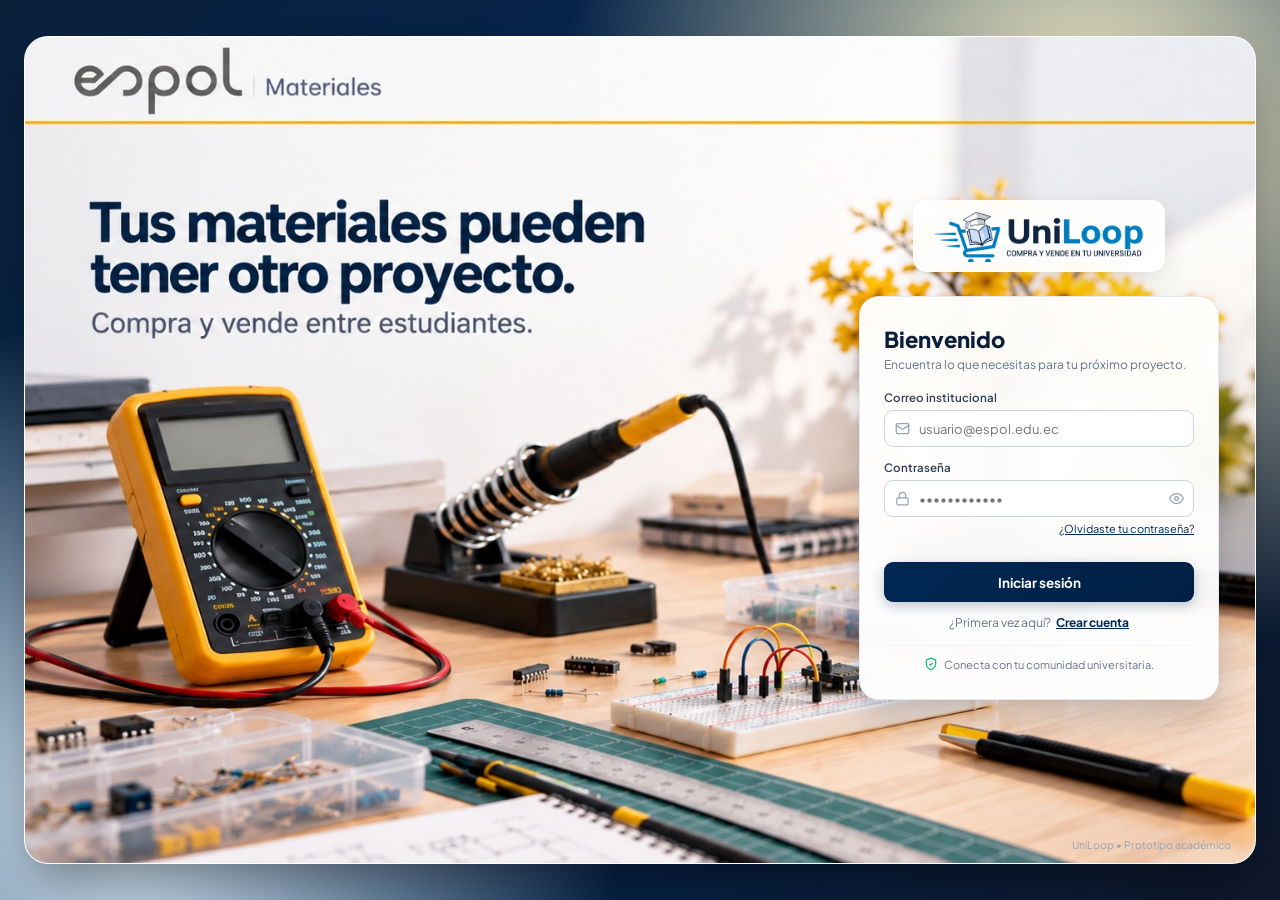
<file: index.html>
<!DOCTYPE html>
<html lang="es">

<head>
  <meta charset="UTF-8" />
  <meta name="viewport" content="width=device-width, initial-scale=1.0" />
  <title>UniLoop - Iniciar Sesión</title>

  <link rel="preconnect" href="https://fonts.googleapis.com">
  <link rel="preconnect" href="https://fonts.gstatic.com" crossorigin>
  <link href="https://fonts.googleapis.com/css2?family=Plus+Jakarta+Sans:wght@400;500;600;700;800&display=swap" rel="stylesheet">

  <style>
    * {
      box-sizing: border-box;
      margin: 0;
      padding: 0;
      font-family: 'Plus Jakarta Sans', system-ui, -apple-system, sans-serif;
    }

    body {
      width: 100vw;
      height: 100vh;
      overflow: hidden;
      background: radial-gradient(circle at 85% 15%, #fef3c7 0%, transparent 40%),
                  radial-gradient(circle at 10% 90%, #e0f2fe 0%, transparent 35%),
                  linear-gradient(135deg, #0b1f3a 0%, #002855 50%, #0f172a 100%);
      display: flex;
      justify-content: center;
      align-items: center;
      padding: 24px;
    }

    .viewport-canvas {
      position: relative;
      width: 100%;
      max-width: 1440px;
      height: 92vh;
      max-height: 850px;
      background: #ffffff;
      border-radius: 24px;
      overflow: hidden;
      box-shadow: 0 25px 50px -12px rgba(0, 0, 0, 0.45);
      border: 1px solid rgba(255, 255, 255, 0.2);
      display: flex;
      align-items: center;
    }

    .bg-full {
      position: absolute;
      top: 0;
      left: 0;
      width: 100%;
      height: 100%;
      object-fit: cover;
      object-position: left center;
      z-index: 1;
    }

    .login-wrapper {
      position: absolute;
      top: 50%;
      right: 36px;
      transform: translateY(-50%);
      z-index: 10;
      width: 360px;
      max-width: 90%;
      display: flex;
      flex-direction: column;
      align-items: center;
    }

    /* LOGOTIPO REPOSICIONADO SOBRE LA TARJETA */
    .brand-top-center {
      display: flex;
      align-items: center;
      justify-content: center;
      gap: 12px;
      text-decoration: none;
      background: rgba(255, 255, 255, 0.95);
      padding: 10px 20px;
      border-radius: 14px;
      box-shadow: 0 8px 25px rgba(0,0,0,0.1);
      backdrop-filter: blur(8px);
      margin-bottom: 24px; /* Espacio entre el logo y la tarjeta de login */
    }

    .brand-text-container {
      display: flex;
      flex-direction: column;
    }

    .brand-logo-text {
      font-size: 26px;
      font-weight: 800;
      color: #002855;
      letter-spacing: -0.5px;
      line-height: 1.1;
    }

    .brand-logo-text span {
      color: #0284c7;
    }

    .brand-subtitle {
      font-size: 9.5px;
      font-weight: 700;
      color: #64748b;
      letter-spacing: 0.5px;
      text-transform: uppercase;
    }

    .login-card {
      background: rgba(255, 255, 255, 0.96);
      backdrop-filter: blur(12px);
      padding: 28px 24px;
      border-radius: 20px;
      box-shadow: 0 20px 40px rgba(0, 40, 85, 0.18), 0 4px 12px rgba(0, 0, 0, 0.05);
      border: 1px solid rgba(226, 232, 240, 0.9);
      width: 100%;
    }

    .login-card h2 {
      font-size: 22px;
      font-weight: 800;
      color: #0b1f3a;
      margin-bottom: 4px;
    }

    .login-card .subtitle {
      font-size: 12px;
      color: #64748b;
      margin-bottom: 18px;
    }

    .form-group {
      margin-bottom: 13px;
    }

    .form-group label {
      display: block;
      font-size: 11.5px;
      font-weight: 600;
      color: #334155;
      margin-bottom: 5px;
    }

    .input-wrapper {
      position: relative;
      display: flex;
      align-items: center;
    }

    .input-wrapper svg.icon-left {
      position: absolute;
      left: 11px;
      width: 15px;
      height: 15px;
      fill: none;
      stroke: #94a3b8;
      stroke-width: 2;
    }

    .input-wrapper input {
      width: 100%;
      padding: 9.5px 12px 9.5px 34px;
      border: 1px solid #cbd5e1;
      border-radius: 9px;
      font-size: 13px;
      color: #0f172a;
      outline: none;
      transition: all 0.2s;
    }

    .input-wrapper input:focus {
      border-color: #002855;
      box-shadow: 0 0 0 3px rgba(0, 40, 85, 0.1);
    }

    .password-toggle {
      position: absolute;
      right: 10px;
      background: none;
      border: none;
      cursor: pointer;
      display: flex;
      align-items: center;
      color: #94a3b8;
    }

    .forgot-link {
      display: flex;
      justify-content: flex-end;
      margin-top: 5px;
    }

    .forgot-link a {
      font-size: 11px;
      color: #002855;
      text-decoration: underline;
    }

    .btn-submit {
      width: 100%;
      margin-top: 14px;
      background: linear-gradient(135deg, #002855 0%, #001f42 100%);
      color: #ffffff;
      padding: 11.5px;
      border: none;
      border-radius: 9px;
      font-size: 13.5px;
      font-weight: 700;
      cursor: pointer;
      box-shadow: 0 4px 12px rgba(0, 40, 85, 0.25);
      transition: all 0.2s;
    }

    .btn-submit:hover {
      background: #001530;
      transform: translateY(-1px);
      box-shadow: 0 6px 16px rgba(0, 40, 85, 0.35);
    }

    .signup-row {
      text-align: center;
      margin-top: 13px;
      font-size: 12px;
      color: #64748b;
    }

    .signup-row a {
      color: #002855;
      font-weight: 700;
      text-decoration: underline;
      margin-left: 3px;
    }

    .community-badge {
      display: flex;
      align-items: center;
      justify-content: center;
      gap: 6px;
      margin-top: 15px;
      padding-top: 11px;
      border-top: 1px solid #f1f5f9;
      color: #64748b;
      font-size: 11px;
    }

    .community-badge svg {
      width: 14px;
      height: 14px;
      color: #10b981;
    }

    .academic-footer {
      position: absolute;
      bottom: 12px;
      right: 24px;
      font-size: 10.5px;
      color: #94a3b8;
      z-index: 10;
    }

    @media (max-width: 880px) {
      body {
        padding: 0;
      }

      .viewport-canvas {
        height: 100vh;
        border-radius: 0;
      }

      .login-wrapper {
        position: relative;
        top: auto;
        right: auto;
        transform: none;
        margin: auto;
      }
    }
  </style>
</head>

<body>

  <div class="viewport-canvas">
    <img src="FONDO INICIAL.jpeg" alt="Fondo UniLoop" class="bg-full">

    <div class="login-wrapper">

      <!-- LOGO MOVIDO ARRIBA DE "BIENVENIDO" -->
      <a href="#" class="brand-top-center">
        <!-- Se reemplaza el SVG anterior por el nuevo logotipo en formato JPG -->
        <img src="INICIO.jpg" alt="UniLoop" style="height: 52px; border-radius: 8px; object-fit: contain;">
      </a>

      <main class="login-card">
        <h2>Bienvenido</h2>
        <p class="subtitle">Encuentra lo que necesitas para tu próximo proyecto.</p>

        <form onsubmit="event.preventDefault(); window.location.href='dashboard.html';">

          <div class="form-group">
            <label for="email">Correo institucional</label>

            <div class="input-wrapper">
              <svg class="icon-left" viewBox="0 0 24 24" stroke-linecap="round" stroke-linejoin="round">
                <rect x="2" y="4" width="20" height="16" rx="2"></rect>
                <path d="m22 7-8.97 5.7a1.94 1.94 0 0 1-2.06 0L2 7"></path>
              </svg>

              <input type="email" id="email" placeholder="usuario@espol.edu.ec" required />
            </div>
          </div>

          <div class="form-group">
            <label for="password">Contraseña</label>

            <div class="input-wrapper">
              <svg class="icon-left" viewBox="0 0 24 24" stroke-linecap="round" stroke-linejoin="round">
                <rect x="3" y="11" width="18" height="11" rx="2" ry="2"></rect>
                <path d="M7 11V7a5 5 0 0 1 10 0v4"></path>
              </svg>

              <input type="password" id="password" placeholder="••••••••••••" required />

              <button type="button" class="password-toggle" id="togglePassword">
                <svg width="15" height="15" viewBox="0 0 24 24" fill="none" stroke="currentColor" stroke-width="2">
                  <path d="M1 12s4-8 11-8 11 8 11 8-4 8-11 8-11-8-11-8z"></path>
                  <circle cx="12" cy="12" r="3"></circle>
                </svg>
              </button>
            </div>

            <div class="forgot-link">
              <a href="#">¿Olvidaste tu contraseña?</a>
            </div>
          </div>

          <button type="submit" class="btn-submit">Iniciar sesión</button>

          <div class="signup-row">
            ¿Primera vez aquí? <a href="registro.html">Crear cuenta</a>
          </div>

          <div class="community-badge">
            <svg viewBox="0 0 24 24" fill="none" stroke="currentColor" stroke-width="2">
              <path d="M12 22s8-4 8-10V5l-8-3-8 3v7c0 6 8 10 8 10z"></path>
              <path d="m9 12 2 2 4-4"></path>
            </svg>

            <span>Conecta con tu comunidad universitaria.</span>
          </div>

        </form>
      </main>
    </div>

    <div class="academic-footer">
      UniLoop • Prototipo académico
    </div>
  </div>

  <script>
    const toggleBtn = document.getElementById('togglePassword');
    const pwdInput = document.getElementById('password');

    toggleBtn.addEventListener('click', () => {
      pwdInput.type = pwdInput.type === 'password' ? 'text' : 'password';
    });
  </script>

</body>

</html>
</file>
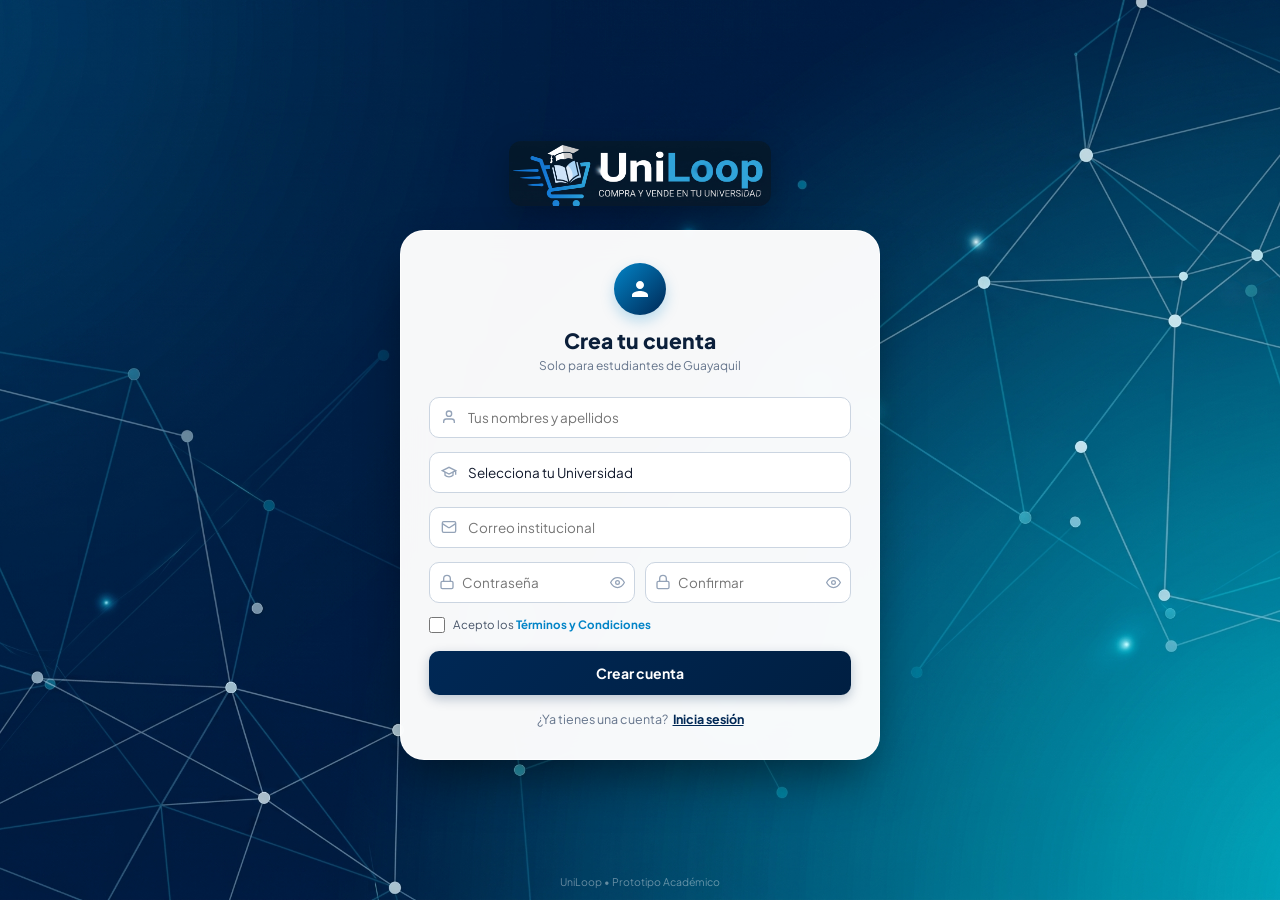
<file: registro.html>
<!DOCTYPE html>
<html lang="es">
<head>
  <meta charset="UTF-8" />
  <meta name="viewport" content="width=device-width, initial-scale=1.0" />
  <title>Crear Cuenta - UniLoop</title>

  <link rel="preconnect" href="https://fonts.googleapis.com">
  <link rel="preconnect" href="https://fonts.gstatic.com" crossorigin>
  <link href="https://fonts.googleapis.com/css2?family=Plus+Jakarta+Sans:wght@400;500;600;700;800&display=swap" rel="stylesheet">

  <style>
    * {
      box-sizing: border-box;
      margin: 0;
      padding: 0;
      font-family: 'Plus Jakarta Sans', system-ui, -apple-system, sans-serif;
    }

    body {
      width: 100vw;
      height: 100vh;
      overflow: hidden;
      background-color: #001529;
      display: flex;
      justify-content: center;
      align-items: center;
      padding: 20px;
    }

    .bg-full {
      position: absolute;
      top: 0;
      left: 0;
      width: 100%;
      height: 100%;
      object-fit: cover;
      z-index: 1;
    }

    .viewport-canvas {
      position: relative;
      width: 100%;
      max-width: 480px;
      z-index: 10;
      display: flex;
      flex-direction: column;
      align-items: center;
    }

    .brand-top-center {
      display: flex;
      align-items: center;
      justify-content: center;
      text-decoration: none;
      margin-bottom: 24px;
      transition: transform 0.2s;
    }

    .brand-top-center:hover {
      transform: translateY(-2px);
    }

    .logo-img {
      height: 65px;
      border-radius: 12px;
      box-shadow: 0 10px 30px rgba(0, 0, 0, 0.25);
    }

    .register-card {
      background: rgba(255, 255, 255, 0.97);
      backdrop-filter: blur(16px);
      padding: 32px 28px;
      border-radius: 24px;
      box-shadow: 0 25px 50px -12px rgba(0, 0, 0, 0.5);
      border: 1px solid rgba(255, 255, 255, 0.8);
      width: 100%;
      display: flex;
      flex-direction: column;
      align-items: center;
    }

    .avatar-icon {
      width: 52px;
      height: 52px;
      border-radius: 50%;
      background: linear-gradient(135deg, #0284c7 0%, #002855 100%);
      display: flex;
      align-items: center;
      justify-content: center;
      margin-bottom: 12px;
      box-shadow: 0 6px 14px rgba(2, 132, 199, 0.25);
    }

    .avatar-icon svg {
      width: 24px;
      height: 24px;
      fill: #ffffff;
    }

    .register-card h2 {
      font-size: 21px;
      font-weight: 800;
      color: #0b1f3a;
      margin-bottom: 4px;
      text-align: center;
    }

    .register-card .subtitle {
      font-size: 12px;
      color: #64748b;
      margin-bottom: 24px;
      text-align: center;
    }

    form {
      width: 100%;
    }

    .form-group {
      margin-bottom: 14px;
      width: 100%;
    }

    .input-wrapper {
      position: relative;
      display: flex;
      align-items: center;
    }

    .input-wrapper svg.icon-left {
      position: absolute;
      left: 12px;
      width: 16px;
      height: 16px;
      fill: none;
      stroke: #94a3b8;
      stroke-width: 2;
    }

    .input-wrapper input, .input-wrapper select {
      width: 100%;
      padding: 11px 12px 11px 38px;
      border: 1px solid #cbd5e1;
      border-radius: 10px;
      font-size: 13.5px;
      color: #0f172a;
      outline: none;
      transition: all 0.2s;
      background: #ffffff;
      appearance: none;
    }

    select {
      background-image: url("data:image/svg+xml;charset=UTF-8,%3csvg xmlns='http://www.w3.org/2000/svg' viewBox='0 0 24 24' fill='none' stroke='%2364748b' stroke-width='2' stroke-linecap='round' stroke-linejoin='round'%3e%3cpolyline points='6 9 12 15 18 9'%3e%3c/polyline%3e%3c/svg%3e");
      background-repeat: no-repeat;
      background-position: right 12px center;
      background-size: 14px;
    }

    .input-wrapper input:focus, .input-wrapper select:focus {
      border-color: #002855;
      box-shadow: 0 0 0 3px rgba(0, 40, 85, 0.1);
    }

    .password-grid {
      display: grid;
      grid-template-columns: 1fr 1fr;
      gap: 10px;
      margin-bottom: 14px;
    }

    .password-grid .input-wrapper svg.icon-left {
      left: 10px;
    }

    .password-grid .input-wrapper input {
      padding-left: 32px;
      padding-right: 32px; /* Espacio para el ojito */
    }

    /* ESTILO PARA EL OJITO */
    .password-toggle {
      position: absolute;
      right: 10px;
      background: none;
      border: none;
      cursor: pointer;
      display: flex;
      align-items: center;
      color: #94a3b8;
      padding: 0;
      transition: color 0.15s;
    }

    .password-toggle:hover {
      color: #002855;
    }

    .terms-row {
      display: flex;
      align-items: center;
      gap: 8px;
      font-size: 11.5px;
      color: #475569;
      margin-bottom: 18px;
      cursor: pointer;
    }

    .terms-row input[type="checkbox"] {
      width: 16px;
      height: 16px;
      accent-color: #002855;
      cursor: pointer;
    }

    .terms-row a {
      color: #0284c7;
      font-weight: 700;
      text-decoration: none;
    }

    .terms-row a:hover {
      text-decoration: underline;
    }

    .btn-submit {
      width: 100%;
      background: linear-gradient(135deg, #002855 0%, #001f42 100%);
      color: #ffffff;
      padding: 13px;
      border: none;
      border-radius: 10px;
      font-size: 14px;
      font-weight: 700;
      cursor: pointer;
      box-shadow: 0 4px 12px rgba(0, 40, 85, 0.25);
      transition: all 0.2s;
    }

    .btn-submit:hover {
      background: #001530;
      transform: translateY(-1px);
      box-shadow: 0 6px 16px rgba(0, 40, 85, 0.35);
    }

    .login-link {
      text-align: center;
      margin-top: 16px;
      font-size: 12.5px;
      color: #64748b;
    }

    .login-link a {
      color: #002855;
      font-weight: 700;
      text-decoration: underline;
      margin-left: 3px;
    }

    .academic-footer {
      position: absolute;
      bottom: 12px;
      text-align: center;
      width: 100%;
      font-size: 10.5px;
      color: rgba(255, 255, 255, 0.4);
      z-index: 10;
      pointer-events: none;
    }

    @media (max-width: 880px) {
      body {
        padding: 0;
      }

      .viewport-canvas {
        height: 100vh;
        border-radius: 0;
      }
    }
  </style>
</head>

<body>

  <!-- Llamada a tu imagen de fondo -->
  <img src="FONDO CREAR.jpg" alt="Fondo UniLoop" class="bg-full">

  <div class="viewport-canvas">

    <!-- Llamada a tu imagen de logo -->
    <a href="index.html" class="brand-top-center">
      <img src="UNILOOP.jpg" alt="UniLoop" class="logo-img">
    </a>

    <main class="register-card">

      <div class="avatar-icon">
        <svg viewBox="0 0 24 24">
          <path d="M12 12c2.21 0 4-1.79 4-4s-1.79-4-4-4-4 1.79-4 4 1.79 4 4 4zm0 2c-2.67 0-8 1.34-8 4v2h16v-2c0-2.66-5.33-4-8-4z"/>
        </svg>
      </div>

      <h2>Crea tu cuenta</h2>
      <p class="subtitle">Solo para estudiantes de Guayaquil</p>

      <form onsubmit="event.preventDefault(); window.location.href='dashboard.html';">

        <div class="form-group">
          <div class="input-wrapper">
            <svg class="icon-left" viewBox="0 0 24 24">
              <path d="M20 21v-2a4 4 0 0 0-4-4H8a4 4 0 0 0-4 4v2"></path>
              <circle cx="12" cy="7" r="4"></circle>
            </svg>

            <input type="text" id="fullName" placeholder="Tus nombres y apellidos" required />
          </div>
        </div>

        <div class="form-group">
          <div class="input-wrapper">
            <svg class="icon-left" viewBox="0 0 24 24">
              <path d="M22 10v6M2 10l10-5 10 5-10 5z"></path>
              <path d="M6 12v5c3 3 9 3 12 0v-5"></path>
            </svg>

            <select id="uniSelect" onchange="updateEmailPlaceholder()" required>
              <option value="" disabled selected>Selecciona tu Universidad</option>
              <option value="espol">ESPOL</option>
              <option value="ug">Universidad de Guayaquil (UG)</option>
              <option value="ucsg">Universidad Católica (UCSG)</option>
              <option value="uees">Universidad Espíritu Santo (UEES)</option>
              <option value="ups">Politécnica Salesiana (UPS)</option>
              <option value="ecotec">Universidad ECOTEC</option>
              <option value="uartes">Universidad de las Artes (UArtes)</option>
              <option value="otra">Otra en Guayaquil / Samborondón</option>
            </select>
          </div>
        </div>

        <div class="form-group">
          <div class="input-wrapper">
            <svg class="icon-left" viewBox="0 0 24 24">
              <rect x="2" y="4" width="20" height="16" rx="2"></rect>
              <path d="m22 7-8.97 5.7a1.94 1.94 0 0 1-2.06 0L2 7"></path>
            </svg>

            <input type="email" id="email" placeholder="Correo institucional" required />
          </div>
        </div>

        <div class="password-grid">

          <div class="input-wrapper">
            <svg class="icon-left" viewBox="0 0 24 24">
              <rect x="3" y="11" width="18" height="11" rx="2" ry="2"></rect>
              <path d="M7 11V7a5 5 0 0 1 10 0v4"></path>
            </svg>

            <input type="password" id="password" placeholder="Contraseña" required />

            <button type="button" class="password-toggle" onclick="togglePasswordVisibility('password')">
              <svg width="15" height="15" viewBox="0 0 24 24" fill="none" stroke="currentColor" stroke-width="2">
                <path d="M1 12s4-8 11-8 11 8 11 8-4 8-11 8-11-8-11-8z"></path>
                <circle cx="12" cy="12" r="3"></circle>
              </svg>
            </button>
          </div>

          <div class="input-wrapper">
            <svg class="icon-left" viewBox="0 0 24 24">
              <rect x="3" y="11" width="18" height="11" rx="2" ry="2"></rect>
              <path d="M7 11V7a5 5 0 0 1 10 0v4"></path>
            </svg>

            <input type="password" id="confirmPassword" placeholder="Confirmar" required />

            <button type="button" class="password-toggle" onclick="togglePasswordVisibility('confirmPassword')">
              <svg width="15" height="15" viewBox="0 0 24 24" fill="none" stroke="currentColor" stroke-width="2">
                <path d="M1 12s4-8 11-8 11 8 11 8-4 8-11 8-11-8-11-8z"></path>
                <circle cx="12" cy="12" r="3"></circle>
              </svg>
            </button>
          </div>

        </div>

        <label class="terms-row">
          <input type="checkbox" required>
          <span>Acepto los <a href="#">Términos y Condiciones</a></span>
        </label>

        <button type="submit" class="btn-submit">Crear cuenta</button>

        <div class="login-link">
          ¿Ya tienes una cuenta? <a href="index.html">Inicia sesión</a>
        </div>

      </form>
    </main>
  </div>

  <div class="academic-footer">
    UniLoop • Prototipo Académico
  </div>

  <script>
    // Cambia el placeholder del correo
    function updateEmailPlaceholder() {
      const uni = document.getElementById('uniSelect').value;
      const emailInput = document.getElementById('email');

      const domains = {
        'espol': 'usuario@espol.edu.ec',
        'ug': 'usuario@ug.edu.ec',
        'ucsg': 'usuario@cu.ucsg.edu.ec',
        'uees': 'usuario@uees.edu.ec',
        'ups': 'usuario@est.ups.edu.ec',
        'ecotec': 'usuario@ecotec.edu.ec',
        'uartes': 'usuario@uartes.edu.ec',
        'otra': 'usuario@institucion.edu.ec'
      };

      if (domains[uni]) {
        emailInput.placeholder = domains[uni];
      }
    }

    // Funcionalidad para el botón del ojito
    function togglePasswordVisibility(fieldId) {
      const input = document.getElementById(fieldId);

      if (input.type === 'password') {
        input.type = 'text';
      } else {
        input.type = 'password';
      }
    }
  </script>

</body>
</html>
</file>
